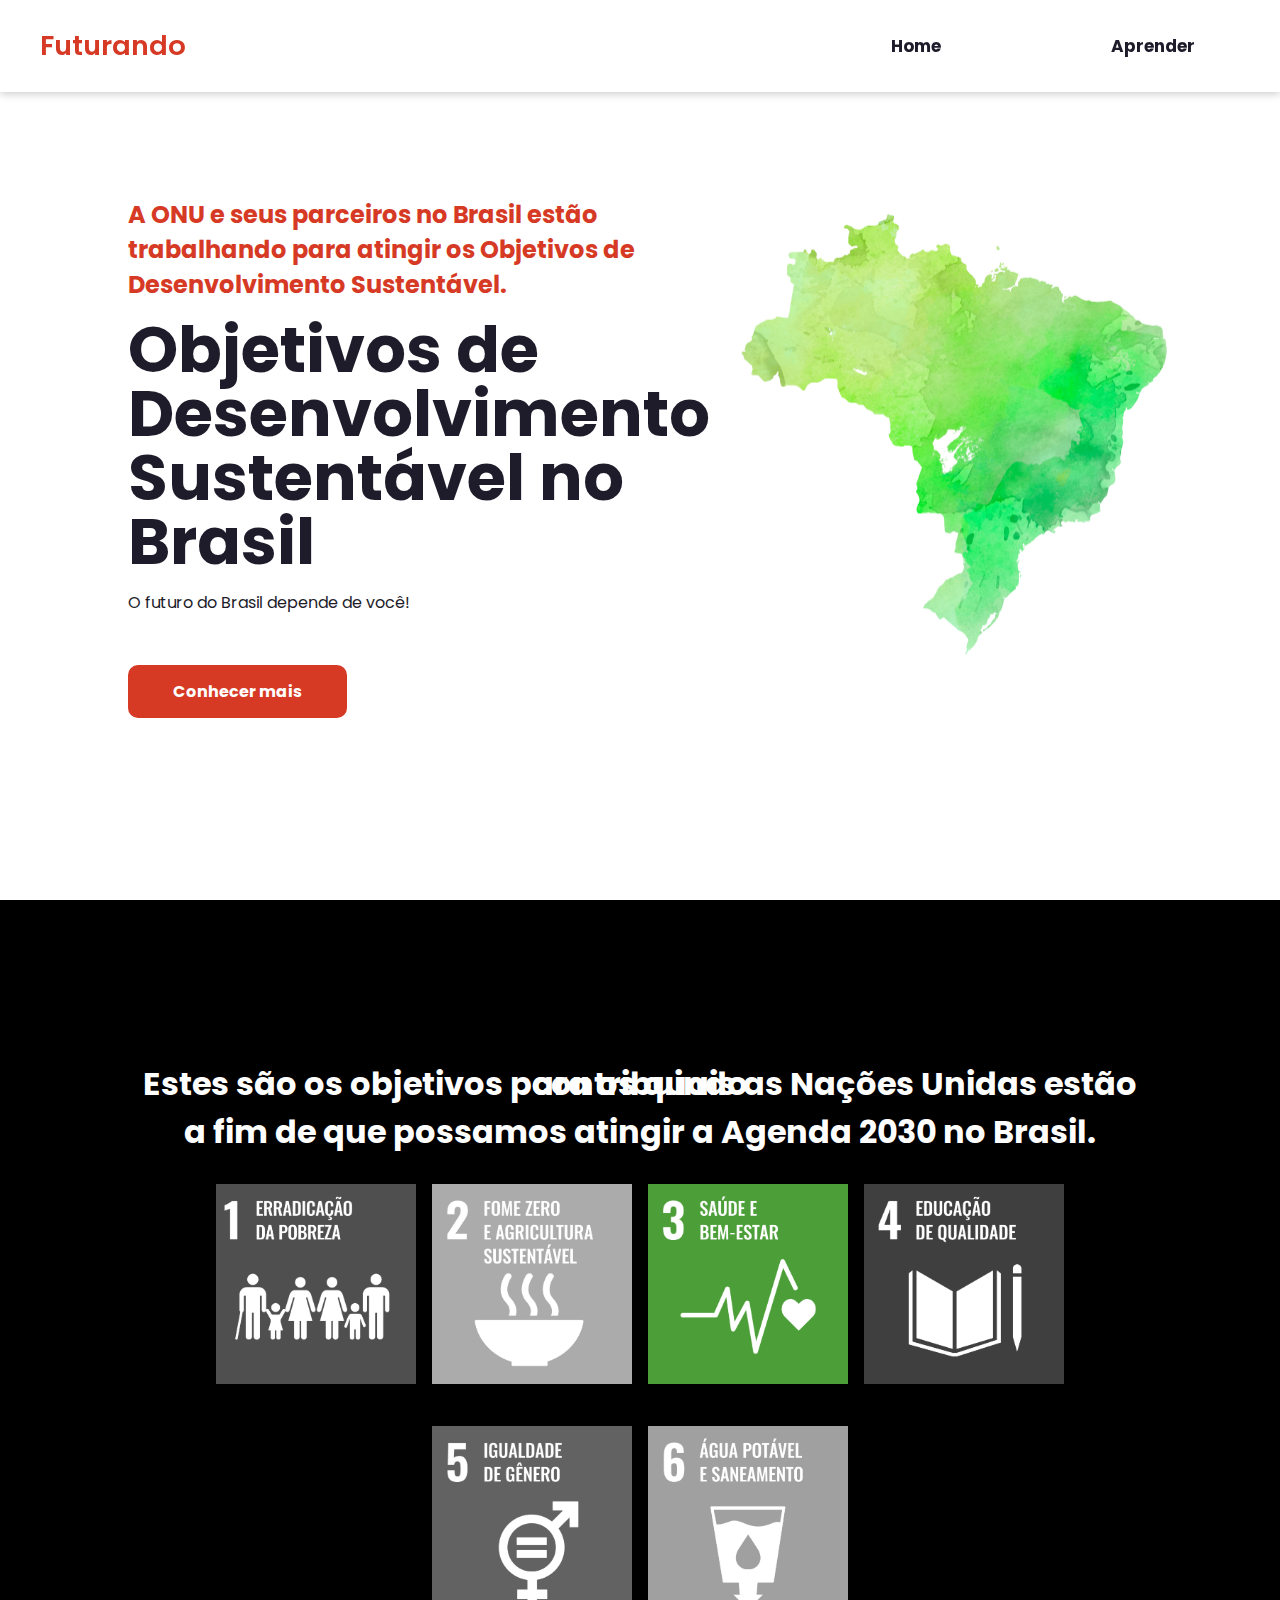
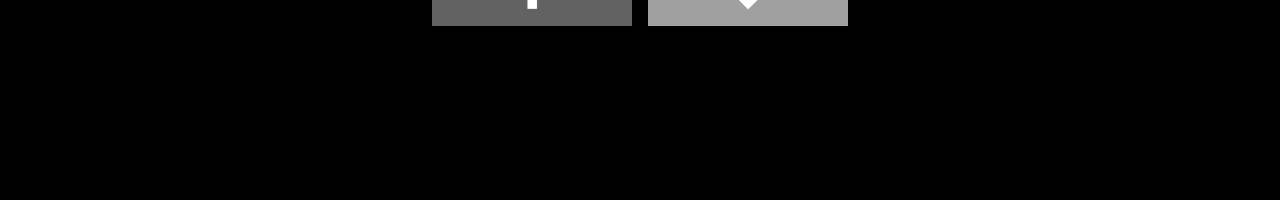
<file: index.html>
<!DOCTYPE html>
<html lang="en">
<head>
    <meta charset="UTF-8">
    <meta name="viewport" content="width=device-width, initial-scale=1.0">
    <link rel="stylesheet" href="style.css">

    <title>Futurando</title>
</head>
<body>
    <header>
        <nav class="navigation">
            <a href="" class="logo">Futurando</a>
            <ul class="nav-menu">
                <li class="nav-item"><a href="./index.html" class="home-btn">Home</a></li>
                <li class="nav-item"><button class="home-btn" onclick="scrollToBottom()">Aprender</button></li>
            </ul>
            <div class="menu">
                <span class="bar"></span>
                <span class="bar"></span>
                <span class="bar"></span>
            </div>
        </nav>
    </header>
    <main>
        <section class="home">
            <div class="home-text">
                <h4 class="text-h4"> A ONU e seus parceiros no Brasil 
                    estão trabalhando para atingir os Objetivos de Desenvolvimento Sustentável. </h4>
                <h1 class="text-h1">
                   
                    Objetivos de Desenvolvimento Sustentável no Brasil</h1>
                <p>O futuro do Brasil depende de você!</p>
                <a href="#" class="home-btn">Conhecer mais</a>
            </div>
            <div class="home-img">
                <img src="images/banner.jpg" alt="hamburguer">
            </div>
        </section>
    </main>

    <section class="banner">
        <div class="container">
            <h1 class="text-banner">Estes são os objetivos para os quais as Nações Unidas estão contribuindo</h1>
            <h1 class="text-banner">a fim de que possamos atingir a Agenda 2030 no Brasil.</h1>
                <div class="row">
            <button class="image-button" id="black"><img src="images/img1.png" alt=""></button>
            <button class="image-button" id="black"><img src="images/img2.png" alt=""></button>
            <button class="image-button" onclick="proximapagina()"><img src="images/img3.png" alt=""></button>
            <button class="image-button" id="black"><img src="images/img4.png" alt=""></button>
            <button class="image-button" id="black"><img src="images/img5.png" alt=""></button>
            <button class="image-button" id="black"><img src="images/img6.png" alt=""></button>
                </div>
        </div>
    </section>

    <script src="script.js"></script>
</body>
</html>
</file>
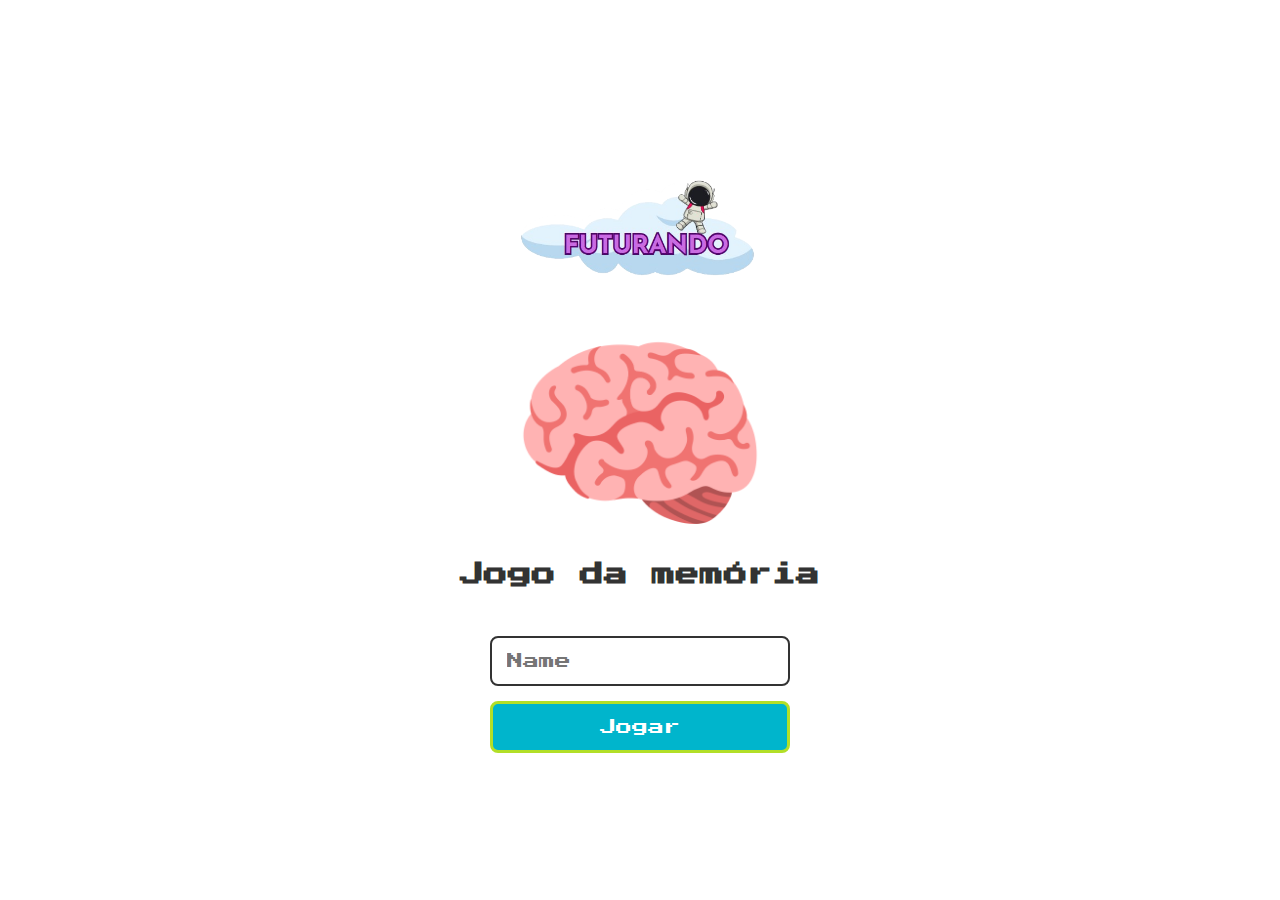
<file: memory-game-main/index.html>
<!DOCTYPE html>
<html lang="en">

<head>
  <meta charset="UTF-8">
  <meta name="viewport" content="width=device-width, initial-scale=1.0">

  <link rel="stylesheet" href="./css/reset.css">
  <link rel="stylesheet" href="./css/login.css">

  <script defer src="./js/login.js"></script>
  <link rel="shortcut icon" href="./images/logo.png" type="image/x-icon">
  <title>Jogo da Memória</title>
</head>

<body>

  <form class="login-form">

    <div class="login__header">
      <img src="./images/logo.png" alt="logo">
      <img src="./images/brain.png" alt="brain icon">
      <h1>Jogo da memória</h1>
    </div>

    <input type="text" placeholder="Name" class="login__input">
    <button type="submit" class="login__button">Jogar</button>

  </form>

</body>

</html>
</file>
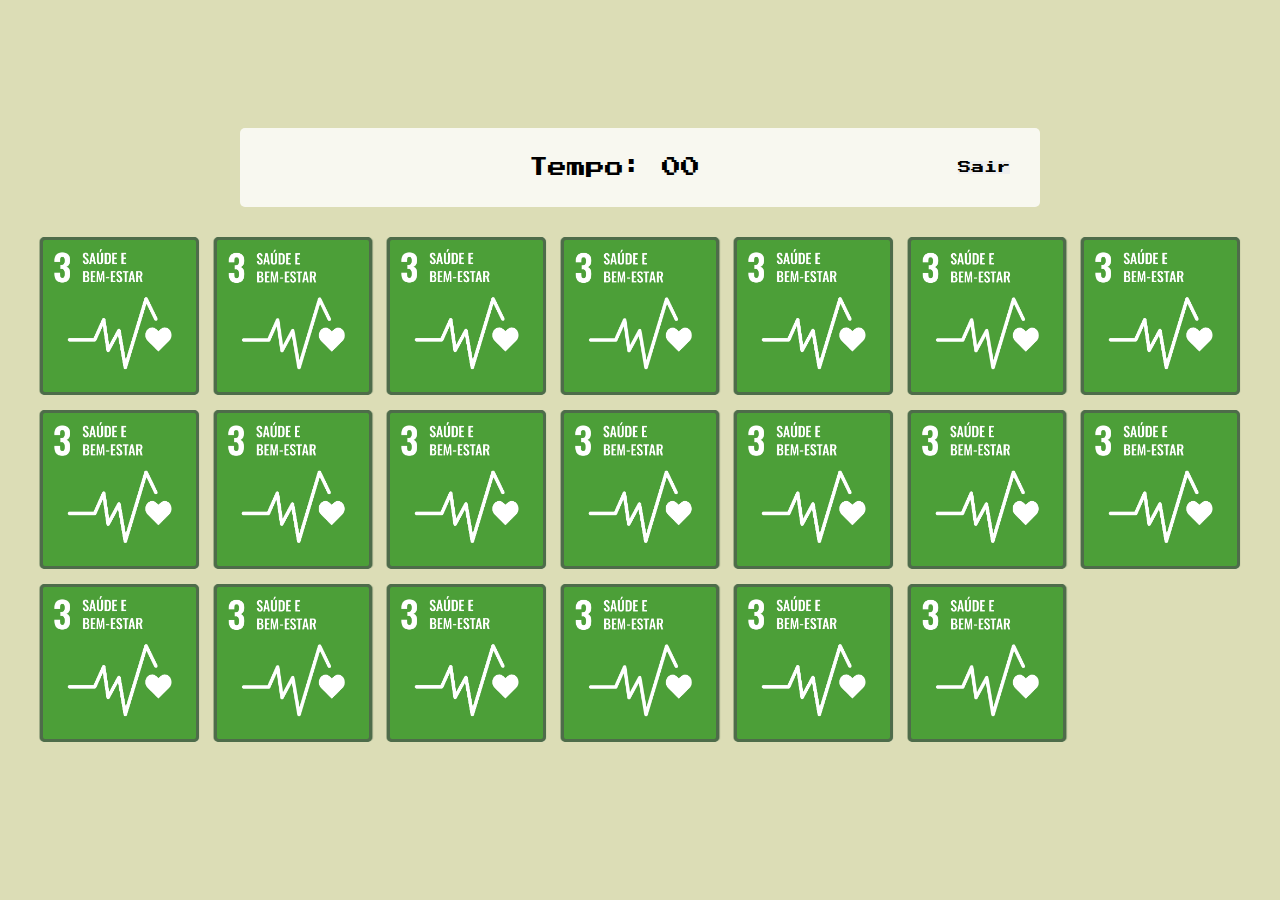
<file: memory-game-main/pages/game.html>
<!DOCTYPE html>
<html lang="en">

<head>
  <meta charset="UTF-8">
  <meta name="viewport" content="width=device-width, initial-scale=1.0">
  <link rel="stylesheet" href="../css/reset.css">
  <link rel="stylesheet" href="../css/game.css">
  <link rel="shortcut icon" href="./images/logo.png" type="image/x-icon">
  <script defer src="../js/game.js"></script>

  <title>Memory Game</title>
</head>

<body>

  <main>
    <header>
      <span class="player"></span>
      <span>Tempo: <span class="timer">00</span></span>
      <button type="button" onclick="Sair()">Sair</button>
    </header>

    <div class="grid"></div>
  </main>

</body>

</html>
</file>
<file: style.css>
@import url('https://fonts.googleapis.com/css2?family=Poppins:wght@300;400;500;600;700&display=swap');

*{
    margin: 0;
    padding: 0;
    box-sizing: border-box;
    font-family: 'Poppins', sans-serif;
    list-style: none;
    text-decoration: none;
}
:root{
    --red:#d63a25;
    --white:#fff;
    --dark:#1e1c2a;
}
body{
    color: var(--dark);
    background: var(--white);
}
.navigation{
    display: flex;
    align-items: center;
    justify-content: space-between;
    padding: 18px 40px;
    box-shadow: 0 0.1rem 0.5rem #ccc;
    width: 100%;
    background: var(--white);
    transition: all 0.5s;
    position: fixed;
}
.navigation .logo{
    color: var(--red);
    font-size: 1.7rem;
    font-weight: 600;
}
.logo span{
    color: var(--dark);
}
.navigation ul{
    display: flex;
    align-items: center;
    gap: 5rem;
}
.navigation ul li a{
    color: var(--dark);
    font-size: 17px;
    font-weight: 500;
    transition: all 0.5s;
}
.nav-item button {
    color: var(--dark);
    font-size: 17px;
    font-weight: 500;
    transition: all 0.5s;
}
.navigation ul li a:hover{
    color: var(--red);
}
.navigation i{
    cursor: pointer;
    font-size: 1.5rem;
}
.menu{
    cursor: pointer;
    display: none;
}
.menu .bar{
    display: block;
    width: 28px;
    height: 3px;
    border-radius: 3px;
    background: var(--dark);
    margin: 5px auto;
    transition: all 0.3s;
}
.menu .bar:nth-child(1),
.menu .bar:nth-child(3){
    background: var(--red);
}
.home{
    width: 100%;
    height: 100vh;
    display: flex;
    align-items: center;
    justify-content: space-between;
    padding: 0px 10%;
}
.home-text{
    max-width: 37rem;
}
.home-text .text-h4{
    font-size: 1.5rem;
    color: var(--red);
    margin-bottom: 1rem;
}
.home-text .text-h1{
    font-size: 4rem;
    margin-bottom: 1rem;
    line-height: 4rem;
}
.home-text p{
    margin-bottom: 4rem;
}

.nav-item .home-btn {
    background: none;
    color: var(--dark);
    border: none;
    font-weight: 700;
    transition: all 0.5s;
    cursor: pointer;
}

.nav-item .home-btn:hover {
    color: var(--red); /* Apenas a cor da letra muda para laranja */
    background: none; /* Remove qualquer fundo */
}

.nav-item .home-btn:focus {
    outline: none; /* Remove borda ao focar */
}

/* Estilo para o botão Conhecer Mais */
.home-btn {
    padding: 15px 45px;
    background: var(--red);
    color: var(--white);
    border-radius: 10px;
    font-weight: 700;
    transition: all 0.5s;
}

.home-btn:hover {
    background: #fc4c35;
}

.home-img img{
    flex: 1;
    max-width: 500px;
    text-align: center;
}


/************BANNER***********/
.banner {
    min-height: 100vh;
    background-size: cover;
    background-color: black;
    display: flex;
    justify-content: center;
    align-items: center;
    text-align: center;
    padding: 0 10%;
}

.container {
    display: flex;
    flex-direction: column;
    align-items: center;
    gap: 2rem; 
}

.text-banner {
    color: white; 
    padding-top: 1rem;
    line-height: 0%;
}

.row {
    display: flex;
    justify-content: center;
    flex-wrap: wrap;
    gap: 1rem; 
}

.image-button {
    background: none;
    border: none;
    padding: 0;
    cursor: pointer;
    margin-top: 20px;
}

.image-button img {
    width: 200px; 
    height: auto; 
}



@media (max-width:785px) {
    .navigation{
        padding: 18px 20px;
    }
    .menu{
        display: block;
    }
    .menu.ativo .bar:nth-child(1){
        transform:  translateY(8px) rotate(45deg);
    }
    .menu.ativo .bar:nth-child(2) {
        opacity: 0;
    }
    .menu.ativo .bar:nth-child(3){
        transform: translateY(-8px) rotate(-45deg);
    }
    .nav-menu{
        position: fixed;
        right: -100%;
        top: 70px;
        width: 100%;
        height: 100%;
        flex-direction: column;
        background: var(--white);
        gap: -10px;
        transition: 0.3s;
    }
    .nav-menu.ativo{
        right: 0;
    }
    .nav-item{
        margin: 16px 0;
    }
    .nav-item button {
        color: white;
        padding: 15px 25px;
        border: none;
        cursor: pointer;
        border-radius: 50%;
    }	
    
    .home{
        padding: 100px 2%;
        flex-direction: column;
        text-align: center;
        overflow: hidden;
        gap: 5rem;
    }
    .home .text-h4{
        font-size: 15px;
    }
    .home .text-h1{
        font-size: 2.5rem;
        line-height: 3rem;
    }
    .home p{
        font-size: 15px;
    }
    .home-img{
        width: 125%;
    }
}

#black {
    filter: grayscale(100%);
}
#scrollButton {
    bottom: 20px;
    right: 20px;
    background-color: #4CAF50; 
    color: white;
    padding: 15px 25px;
    border: none;
    cursor: pointer;
    border-radius: 50%;
  }
</file>
<file: memory-game-main/css/login.css>
.login-form {
  align-items: center;
  display: flex;
  flex-direction: column;
  height: 100vh;
  justify-content: center;
}

.login__header {
  align-items: center;
  display: flex;
  flex-direction: column;
  justify-content: center;
  margin-bottom: 50px;
}

.login__header img {
  width: 250px;
}



.login__header h1 {
  color: #333;
  font-size: 1.5em;
}

.login__input {
  border: 2px solid #333;
  border-radius: 8px;
  color: #333;
  font-size: 1em;
  margin-bottom: 15px;
  max-width: 300px;
  outline: none;
  padding: 15px;
  width: 100%;
}

.login__button {
  background-color: #00b5cc;
  border: 3px solid #b2df28;
  border-radius: 8px;
  color: #fff;
  cursor: pointer;
  font-size: 1em;
  max-width: 300px;
  padding: 15px;
  width: 100%;
}

.login__button:disabled {
  background-color: #eee;
  border: 2px solid #969595;
  color: #aaa;
  cursor: auto;
}
</file>
<file: memory-game-main/css/game.css>
main {
  display: flex;
  flex-direction: column;
  width: 100%;
  background-color: rgb(220, 221, 182);
  background-size: cover;
  min-height: 100vh;
  align-items: center;
  justify-content: center;
  padding: 20px 20px 50px;
}

header {
  display: flex;
  align-items: center;
  justify-content: space-between;
  background-color: rgba(255, 255, 255, 0.8);
  font-size: 1.2em;
  width: 100%;
  max-width: 800px;
  padding: 30px;
  margin: 0 0 30px;
  border-radius: 5px;
}

header button{
  cursor: pointer;
}

.grid {
  display: grid;
  grid-template-columns: repeat(7, 1fr);
  gap: 15px;
  width: 100%;
  max-width: 1200px;
  margin: 0 auto;
}

.card {
  aspect-ratio: 4/4;
  width: 100%;
  border-radius: 5px;
  position: relative;
  transition: all 400ms ease;
  transform-style: preserve-3d;
  background-color: #ccc;
}

.face {
  width: 100%;
  height: 100%;
  position: absolute;
  background-size: cover;
  background-position: center;
  border: 3px solid #4e6c4a;
  border-radius: 5px;
  transition: all 400ms ease;
}

.front {
  transform: rotateY(180deg);
}

.back {
  background-image: url('../images/background.png');
  backface-visibility: hidden;
}

.reveal-card {
  transform: rotateY(180deg);
}

.disabled-card {
  filter: saturate(0);
  opacity: 0.5;
}

@media screen and (max-width:920px) {
  .grid {
    grid-template-columns: repeat(5, 1fr);

  }
}
</file>
